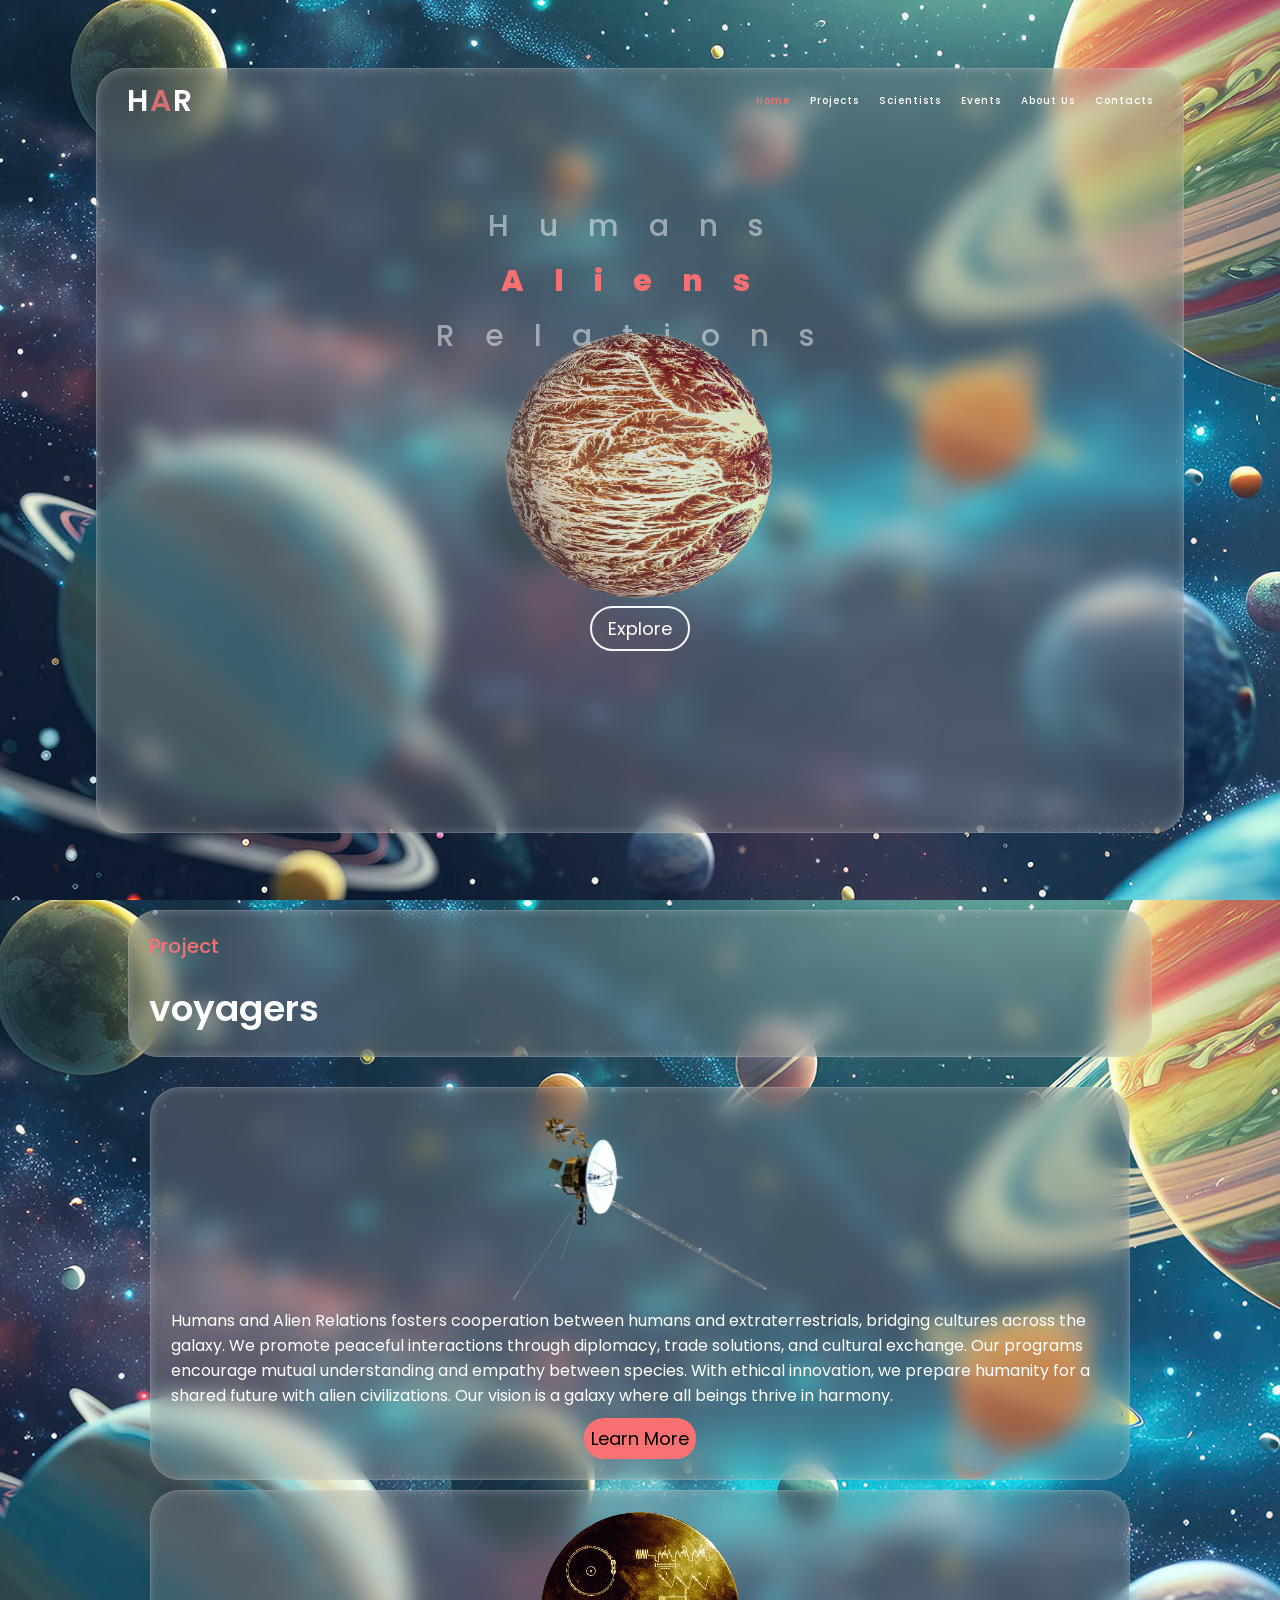
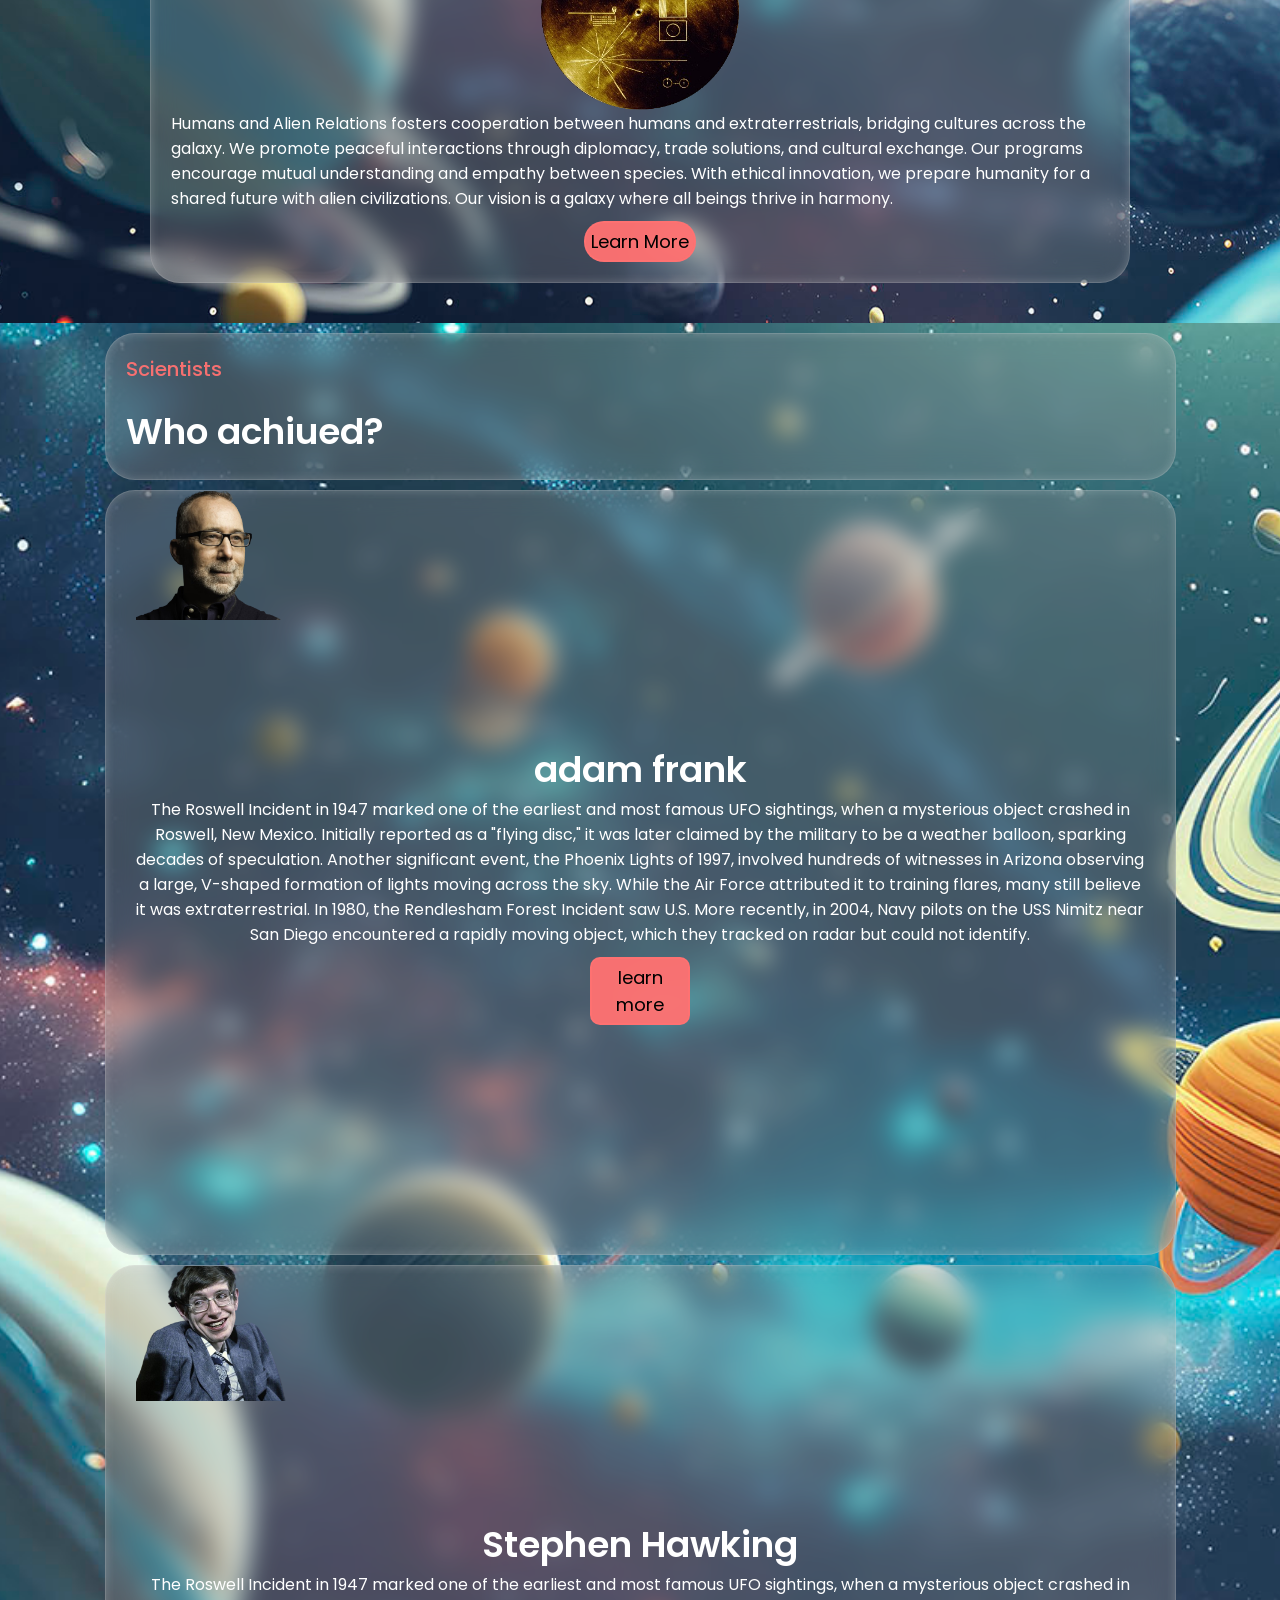
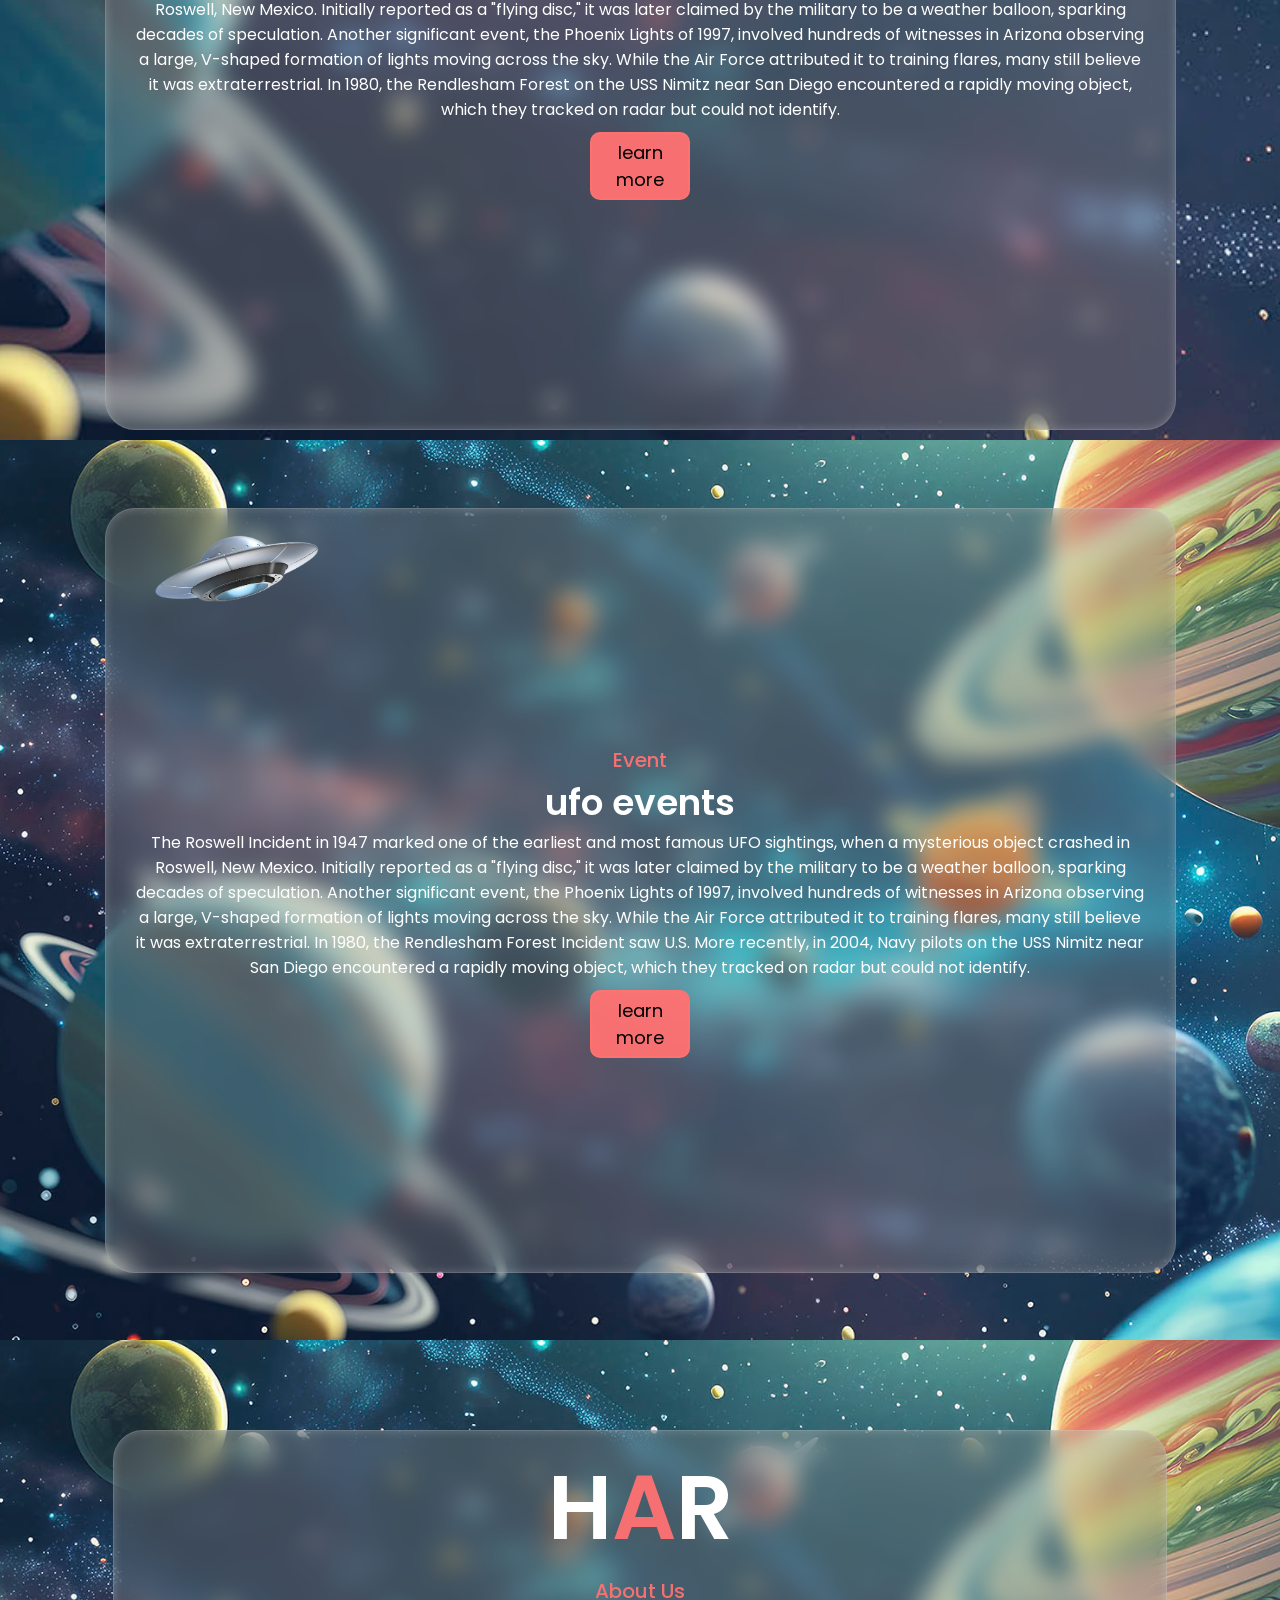
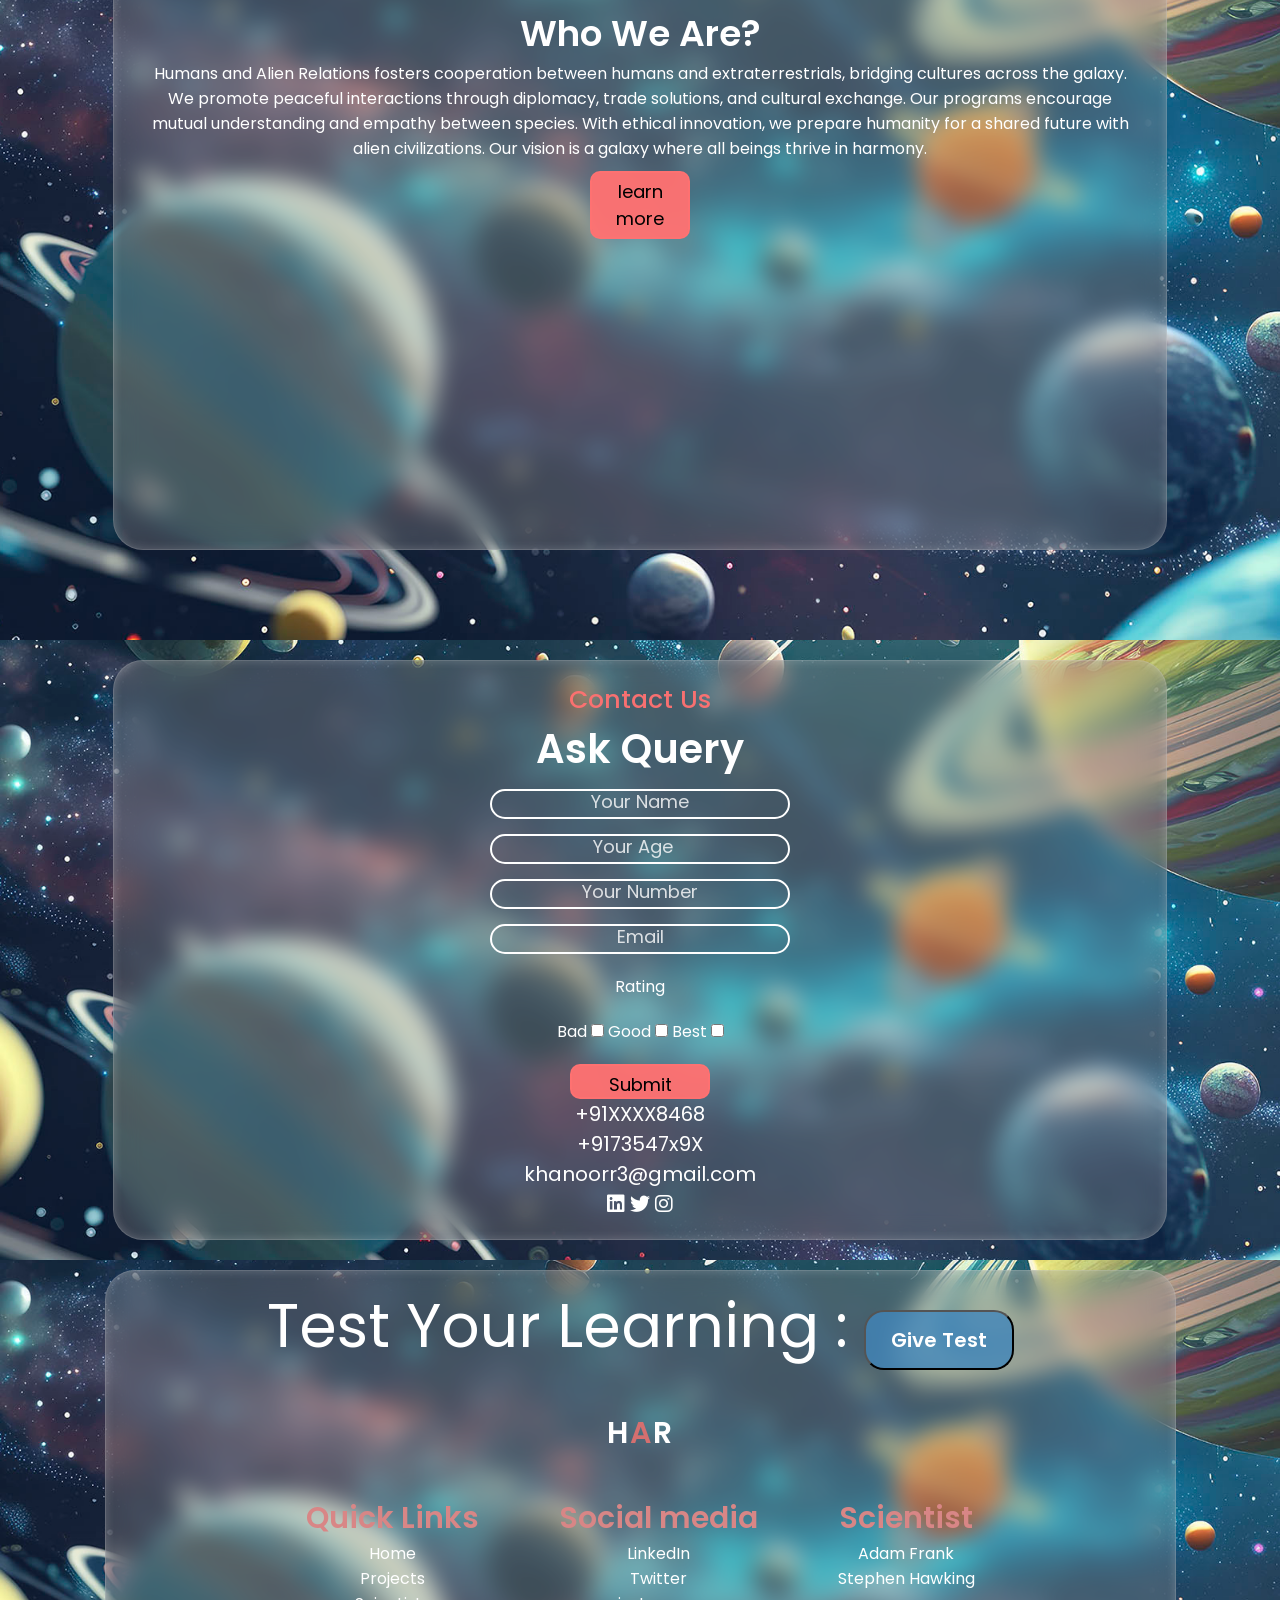
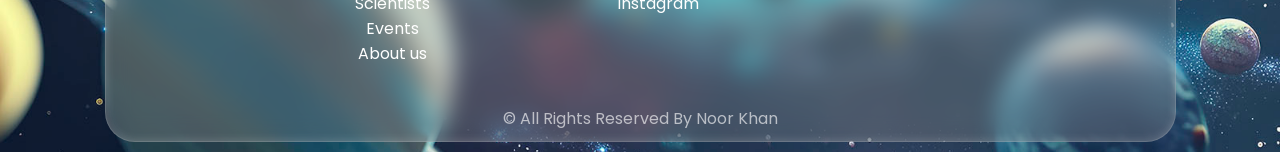
<file: index.html>
<!DOCTYPE html>
<html lang="en">
  <head>
    <meta charset="UTF-8" />
    <meta name="viewport" content="width=device-width, initial-scale=1.0" />
    <title>HUMAN ALIEN RELATION</title>
    <link
      rel="stylesheet"
      href="https://cdnjs.cloudflare.com/ajax/libs/font-awesome/6.6.0/css/all.min.css"
      integrity="sha512-Kc323vGBEqzTmouAECnVceyQqyqdsSiqLQISBL29aUW4U/M7pSPA/gEUZQqv1cwx4OnYxTxve5UMg5GT6L4JJg=="
      crossorigin="anonymous"
      referrerpolicy="no-referrer"
    />
    <link rel="stylesheet" href="./style.css" />
    <link rel="stylesheet" href="./animation.css" />
    <link rel="stylesheet" href="./responsive.css" />
  </head>
  <body>
    <header>
      <section id="hero">
        <div class="section-box">
          <div class="content-wrap">
            <div class="head-content">
              <p class="head-logo">H<span>A</span>R</p>
              <input type="checkbox" id="check" />
              <label for="check" class="checkbtn">
                <i class="fas fa-bars"></i>
              </label>
              <ul>
                <li><a href="#hero" class="nav-items active">Home</a></li>
                <li><a href="#project" class="nav-items">Projects</a></li>
                <li><a href="#scientist" class="nav-items">Scientists</a></li>
                <li><a href="#Event" class="nav-items">Events</a></li>
                <li><a href="#aboutus" class="nav-items">About Us</a></li>
                <li><a href="#contacts" class="nav-items">Contacts</a></li>
              </ul>
            </div>
            <div class="hero-content">
              <p>Humans</p>
              <p class="colorit">Aliens</p>
              <p>Relations</p>
              <img src="./ap-removebg-preview.png" alt="" class="hero-img" />
              <button class="hero-btn">Explore</button>
            </div>
          </div>
        </div>
      </section>
    </header>
    <!-- Projects -->
    <main>
      <section id="project">
        <div class="project-heading section-box">
          <p class="section-title">Project</p>
          <p class="section-sub">voyagers</p>
        </div>

        <div class="project-wrap">
          <div class="satellite section-box">
            <img src="./voyager_1-removebg-preview.png" alt="" />
            <p>
              Humans and Alien Relations fosters cooperation between humans and
              extraterrestrials, bridging cultures across the galaxy. We promote
              peaceful interactions through diplomacy, trade solutions, and
              cultural exchange. Our programs encourage mutual understanding and
              empathy between species. With ethical innovation, we prepare
              humanity for a shared future with alien civilizations. Our vision
              is a galaxy where all beings thrive in harmony.
            </p>
            <button class="satellite-btn">Learn More</button>
          </div>
          <div class="message section-box">
            <img src="./voyagers_info-removebg-preview.png" alt="" />
            <p>
              Humans and Alien Relations fosters cooperation between humans and
              extraterrestrials, bridging cultures across the galaxy. We promote
              peaceful interactions through diplomacy, trade solutions, and
              cultural exchange. Our programs encourage mutual understanding and
              empathy between species. With ethical innovation, we prepare
              humanity for a shared future with alien civilizations. Our vision
              is a galaxy where all beings thrive in harmony.
            </p>
            <button class="message-btn">Learn More</button>
          </div>
        </div>
      </section>

      <!-- scientists  -->
      <section id="scientist">
        <div class="project-heading section-box">
          <p class="section-title">Scientists</p>
          <p class="section-sub">Who achiued?</p>
        </div>

        <div class="section-box">
          <div class="event-wrap">
            <div class="event-info">
              <p class="section-sub">adam frank</p>
              <p class="eventinfo">
                The Roswell Incident in 1947 marked one of the earliest and most
                famous UFO sightings, when a mysterious object crashed in
                Roswell, New Mexico. Initially reported as a "flying disc," it
                was later claimed by the military to be a weather balloon,
                sparking decades of speculation. Another significant event, the
                Phoenix Lights of 1997, involved hundreds of witnesses in
                Arizona observing a large, V-shaped formation of lights moving
                across the sky. While the Air Force attributed it to training
                flares, many still believe it was extraterrestrial. In 1980, the
                Rendlesham Forest Incident saw U.S. More recently, in 2004, Navy
                pilots on the USS Nimitz near San Diego encountered a rapidly
                moving object, which they tracked on radar but could not
                identify.
              </p>
              <p>
                <button class="section-btn">learn more</button>
              </p>
            </div>
            <div class="event-img">
              <img src="./af-removebg-preview.png" alt="" />
            </div>
          </div>
        </div>

        <div class="section-box">
          <div class="event-wrap">
            <div class="event-img">
              <img src="./sh-removebg-preview.png" alt="" />
            </div>
            <div class="event-info">
              <p class="section-sub">Stephen Hawking</p>
              <p class="eventinfo">
                The Roswell Incident in 1947 marked one of the earliest and most
                famous UFO sightings, when a mysterious object crashed in
                Roswell, New Mexico. Initially reported as a "flying disc," it
                was later claimed by the military to be a weather balloon,
                sparking decades of speculation. Another significant event, the
                Phoenix Lights of 1997, involved hundreds of witnesses in
                Arizona observing a large, V-shaped formation of lights moving
                across the sky. While the Air Force attributed it to training
                flares, many still believe it was extraterrestrial. In 1980, the
                Rendlesham Forest on the USS Nimitz near San Diego encountered a
                rapidly moving object, which they tracked on radar but could not
                identify.
              </p>
              <p>
                <button class="section-btn">learn more</button>
              </p>
            </div>
          </div>
        </div>
      </section>

      <!-- Events -->
      <section id="Event">
        <div class="section-box">
          <div class="event-wrap">
            <div class="event-info">
              <p class="section-title">Event</p>
              <p class="section-sub">ufo events</p>
              <p class="eventinfo">
                The Roswell Incident in 1947 marked one of the earliest and most
                famous UFO sightings, when a mysterious object crashed in
                Roswell, New Mexico. Initially reported as a "flying disc," it
                was later claimed by the military to be a weather balloon,
                sparking decades of speculation. Another significant event, the
                Phoenix Lights of 1997, involved hundreds of witnesses in
                Arizona observing a large, V-shaped formation of lights moving
                across the sky. While the Air Force attributed it to training
                flares, many still believe it was extraterrestrial. In 1980, the
                Rendlesham Forest Incident saw U.S. More recently, in 2004, Navy
                pilots on the USS Nimitz near San Diego encountered a rapidly
                moving object, which they tracked on radar but could not
                identify.
              </p>
              <p>
                <button class="section-btn">learn more</button>
              </p>
            </div>
            <div class="event-img">
              <img src="./ufo.png" alt="" />
            </div>
          </div>
        </div>
      </section>

      <!-- aboutus -->

      <section id="aboutus">
        <div class="section-box">
          <div class="about-wrap">
            <div class="aboutlogo">
              <div class="about-logo">
                <p>H<span>A</span>R</p>
              </div>
            </div>
            <div class="aboutinfo">
              <div class="information">
                <p class="section-title">About Us</p>
                <p class="section-sub">Who We Are?</p>
                <p class="aboutinformation">
                  Humans and Alien Relations fosters cooperation between humans
                  and extraterrestrials, bridging cultures across the galaxy. We
                  promote peaceful interactions through diplomacy, trade
                  solutions, and cultural exchange. Our programs encourage
                  mutual understanding and empathy between species. With ethical
                  innovation, we prepare humanity for a shared future with alien
                  civilizations. Our vision is a galaxy where all beings thrive
                  in harmony.
                </p>
                <button class="section-btn">learn more</button>
              </div>
            </div>
          </div>
        </div>
      </section>

      <!-- Contacts -->

      <section id="contacts">
        <div class="section-box">
          <div>
            <p class="contact-title">Contact Us</p>
            <p class="contact-sub">Ask Query</p>
          </div>
          <div class="contact-wrap">
            <div class="contact-form">
              <div class="input">
                <input type="text" id="name" placeholder="Your Name" />
                <input type="number" placeholder="Your Age" id="age" />
                <input type="tel" placeholder="Your Number" id="phone" />
                <input type="email" placeholder="Email" />
              </div>
              <p>Rating</p>
              <div class="chec-wrap">
                <label for="">Bad</label>
                <input type="checkbox" />
                <label for="">Good</label>
                <input type="checkbox" />
                <label for="">Best</label>
                <input type="checkbox" />
              </div>
              <p>
                <button class="contact-btn">Submit</button>
              </p>
            </div>
            <div class="contact-info">
              <p>+91XXXX8468</p>
              <p>+9173547x9X</p>
              <p>khanoorr3@gmail.com</p>
              <a href="https://www.linkedin.com/in/noor-khan-470132258/"
                ><i class="fa-brands fa-linkedin"></i
              ></a>
              <a href="https://x.com/khanoorrr"
                ><i class="fa-brands fa-twitter"></i
              ></a>
              <a href="https://www.instagram.com/khanoorr/?next=%2F"
                ><i class="fa-brands fa-instagram"></i
              ></a>
            </div>
          </div>
        </div>
      </section>
    </main>
    <footer>
      <section id="footer">
        <div class="section-box">
          <div class="footer-wrap">
            <div class="test-line">
              <span>Test Your Learning : </span
              ><button class="test">give test</button>
            </div>
            <p class="head-logo">H<span>A</span>R</p>
            <div class="quicklink">
              <span>
                <p class="footer-heading">Quick Links</p>
                <p>Home</p>
                <p>Projects</p>
                <p>Scientists</p>
                <p>Events</p>
                <p>About us</p>
              </span>
              <span>
                <p class="footer-heading">Social media</p>
                <p>
                  <a href="https://www.linkedin.com/in/noor-khan-470132258/"
                    >LinkedIn</a
                  >
                </p>
                <p><a href="https://x.com/khanoorrr">Twitter</a></p>
                <p>
                  <a href="https://www.instagram.com/khanoorr/?next=%2F"
                    >instagram</a
                  >
                </p>
              </span>
              <span>
                <p class="footer-heading">Scientist</p>
                <p>Adam Frank</p>
                <p>Stephen Hawking</p>
              </span>
            </div>
            <p class="copyright">&#169; all rights reserved by noor khan</p>
          </div>
        </div>
      </section>
    </footer>
  </body>
</html>
</file>
<file: style.css>
@import url("https://fonts.googleapis.com/css2?family=Poppins:ital,wght@0,100;0,200;0,300;0,400;0,500;0,600;0,700;0,800;0,900;1,100;1,200;1,300;1,400;1,500;1,600;1,700;1,800;1,900&display=swap");
* {
  margin: 0;
  padding: 0;
  box-sizing: border-box;
  font-family: "poppins", sans-serif;
  color: white;
}
body {
  display: flex;
  flex-direction: column;
  align-items: center;
  overflow-x: hidden;
}

/* hero section */
.checkbtn {
  font-size: 30px;
  color: white;
  display: none;
  float: right;
}
#check {
  display: none;
}
section {
  background-image: url(./backround.jpg);
  background-position: center;
  background-size: cover;
  background-repeat: no-repeat;
  height: 100vh;
  width: 100vw;
}
.section-box {
  background-color: rgba(150, 145, 145, 0.308);
  backdrop-filter: blur(12px);
  border-radius: 30px;
  border: 1px solid rgba(255, 255, 255, 0.2);
  box-shadow: inset 0 0 10px rgba(255, 255, 255, 0.2);
  height: 85vh;
  width: 85%;
  overflow: hidden;
  /* animation: load 0.5s linear ; */
}
#hero {
  height: 100vh;
  width: 100vw;
  display: flex;
  align-items: center;
  justify-content: center;
}
.content-wrap {
  padding: 10px 30px;
}
.head-content {
  display: flex;
  align-items: center;
  justify-content: space-between;
  animation: entry 1s ease-in;
}
.head-content span {
  color: #ff7171f4;
}
.head-logo {
  font-size: 3rem;
  letter-spacing: 2px;
  text-transform: uppercase;
  font-weight: 600;
}
ul {
  display: flex;
  flex-wrap: wrap;
  align-items: center;
  text-align: center;
  gap: 40px;
  left: 0;
}
ul li {
  list-style: none;
}
.nav-items {
  font-size: 18px;
  letter-spacing: 1px;
  font-weight: 500;
  cursor: pointer;
  display: flex;
  position: relative;
  justify-content: center;
  transition: 0.3s;
  text-decoration: none;
}
.nav-items::after {
  content: "";
  position: absolute;
  width: 100%;
  height: 2px;
  bottom: -10px;
  background-color: white;
  box-shadow: 0 0 5px white;
  transform: scale(0);
  transform-origin: center;
  transition: 0.3s;
}
.nav-items:hover::after {
  transform: scale(1);
}
ul .active {
  color: #ff7171f4;
}
ul .active:hover::after {
  background-color: #ff7171f4;
  box-shadow: 0 0 5px #ff7171f4;
}
.hero-content {
  display: flex;
  flex-direction: column;
  align-items: center;
  animation: entry 1.5s ease-in;
}
.hero-content p {
  color: rgba(255, 255, 255, 0.475);
  font-size: 30px;
  font-weight: 500;
  letter-spacing: 30px;
  margin-top: 10px;
}
.hero-content .colorit {
  color: #ff7171f4;
  font-weight: 800;
}
.hero-img {
  width: 30%;
  margin-top: -50px;
  animation: AlienPlanet 50s linear infinite;
  opacity: 0.8;
}
.hero-btn {
  color: white;
  font-size: 18px;
  background-color: transparent;
  border: 2px solid #fffffff4;
  height: 45px;
  width: 100px;
  margin-top: -10px;
  border-radius: 30px;
  cursor: pointer;
  transition: 0.3s;
}
.hero-btn:hover {
  color: black;
  background-color: white;
}
/* projects */
#project {
  display: flex;
  flex-direction: column;
  align-items: center;
  padding: 10px 0px;
  gap: 90px;
}
.project-heading p {
  margin: 20px;
}
.project-title {
  color: #ff7171f4;
  font-size: 30px;
  font-weight: 500;
  animation: leftslide 0.6s ease-out;
}
.project-name {
  font-size: 40px;
  font-weight: 700;
  animation: leftslide 0.8s ease-out;
}
#project > .section-box {
  height: auto;
  width: 80%;
}
.project-wrap > .section-box {
  height: auto;
}
.project-wrap {
  padding-top: 10px;
  padding-bottom: 30px;
  width: 85%;
  height: 50%;
  display: grid;
  grid-template-columns: 1fr 1fr;
  justify-content: center;
  align-items: center;
  justify-items: center;
}
.satellite,
.message {
  height: 65vh;
  width: 90%;
  padding: 20px;
  display: flex;
  flex-direction: column;
  align-items: center;
}
.satellite img {
  height: 200px;
  animation: leftslide 0.9s ease-out;
}
.message img {
  height: 200px;
  animation: leftslide 1s ease-out;
}
.project-wrap p {
  animation: leftslide 1.2s ease-out;
}
.message-btn,
.satellite-btn {
  color: black;
  background-color: #ff7171f4;
  border-radius: 20px;
  border: 2px solid #ff7171f4;
  padding: 5px;
  font-size: 18px;
  margin-top: 10px;
  cursor: pointer;
  animation: leftslide 1.3s ease-out;
}
.message-btn:hover,
.satellite-btn:hover {
  background-color: #d56f6f;
  border: 2px solid #fffffff4;
}

/* scientist */
#scientist {
  display: flex;
  flex-direction: column;
  align-items: center;
  gap: 10px;
  height: auto;
  padding: 10px;
}
#scientist > .project-heading {
  height: auto;
}

/* Events */
#Event {
  display: flex;
  justify-content: center;
  padding: 10px;
  align-items: center;
}
#Event .section-box {
  height: 85vh;
  width: 85%;
}
.event-wrap {
  display: grid;
  grid-template-columns: 1fr 1fr;
  align-content: center;
  padding: 10px 30px;
}
.event-title {
  color: #ff7171f4;
  font-size: 30px;
  font-weight: 500;
  animation: leftslide 0.6s ease-out;
}
.event-sub {
  font-size: 60px;
  font-weight: 600;
  animation: leftslide 0.8s ease-out;
}
.event-info,
.event-img {
  height: 85vh;
  width: 100%;
  display: flex;
  justify-content: center;
  flex-direction: column;
  animation: rightslide 1s ease-out;
}
.event-img {
  animation: rightslide 1.2s ease-out;
}
.event-btn {
  color: black;
  background-color: #ff7171f4;
  border-radius: 10px;
  border: 2px solid #ff7171f4;
  padding: 5px;
  font-size: 18px;
  margin-top: 10px;
  cursor: pointer;
  width: 140px;
  animation: rightslide 1.4s ease-out;
}
.event-btn:hover {
  background-color: #d56f6f;
  border: 2px solid #fffffff4;
}

/* aboutus */
#aboutus {
  display: flex;
  align-items: center;
  justify-content: center;
  padding: 20px;
}
#aboutus .section-box {
  height: 80vh;
  width: 85%;
}
.about-wrap {
  padding: 10px 30px;
  display: grid;
  grid-template-columns: 1fr 1fr;
}
.aboutlogo,
.aboutinfo {
  height: 85vh;
  width: 85%;
  display: flex;
  align-items: center;
}
.about-logo p {
  font-size: 170px;
  font-weight: 600;
  animation: load 0.7s ease-out;
}
.about-logo span {
  color: #ff7171f4;
}
.section-title {
  color: #ff7171f4;
  font-size: 30px;
  font-weight: 500;
  animation: load 0.7s ease-out;
}
.section-sub {
  font-size: 60px;
  font-weight: 600;
  animation: load 0.8s ease-out;
}
.section-btn {
  color: black;
  background-color: #ff7171f4;
  border-radius: 10px;
  border: 2px solid #ff7171f4;
  padding: 5px;
  font-size: 18px;
  margin-top: 10px;
  cursor: pointer;
  width: 140px;
  animation: load 0.9s ease-out;
}
.aboutinformation {
  animation: load 0.9s ease-out;
}
.section-btn:hover {
  background-color: #d56f6f;
  border: 2px solid #fffffff4;
}
/* contacts */
#contacts {
  height: auto;
  width: 100vw;
  display: flex;
  justify-content: center;
  padding: 20px;
}
#contacts .section-box {
  padding: 20px;
  height: 85vh;
  width: 85%;
}
.contact-wrap {
  display: grid;
  height: 100%;
  width: 100%;
  grid-template-columns: 1fr 1fr;
  justify-content: center;
  align-items: center;
  text-align: center;
}
.contact-form {
  margin-top: -90px;
  display: flex;
  flex-direction: column;
  justify-content: center;
  gap: 20px;
  animation: load 0.8s ease-out;
}
.input {
  display: flex;
  flex-direction: column;
  gap: 15px;
  align-items: center;
}
.contact-form .input > input {
  text-align: center;
  height: 40px;
  width: 500px;
  /* margin-left: 70px; */
  background-color: transparent;
  border: 2px solid white;
  border-radius: 30px;
}
.contact-form input::placeholder {
  color: rgba(255, 255, 255, 0.803);
  font-size: 18px;
}
.contact-title {
  color: #ff7171f4;
  font-size: 30px;
  font-weight: 500;
  /* margin-left: 70px; */
  animation: load 0.8s ease-out;
}
.contact-sub {
  font-size: 60px;
  font-weight: 600;
  /* margin-left: 70px; */
  animation: load 0.8s ease-out;
}
.contact-form {
  /* text-align: center; */
  display: flex;
  justify-content: center;
}

.contact-info {
  font-size: 36px;
  /* margin-bottom: 120px; */
  animation: load 0.8s ease-out;
}
.contact-btn {
  /* margin-left: 250px; */
  width: 140px;
  height: 35px;
  color: black;
  background-color: #ff7171f4;
  border-radius: 10px;
  border: 2px solid #ff7171f4;
  padding: 5px;
  font-size: 18px;
  cursor: pointer;
}
.contact-btn:hover {
  background-color: #d56f6f;
  border: 2px solid #fffffff4;
}

/* footer  */

.copyright {
  text-transform: capitalize;
  color: #ffffffa1;
}

.quicklink {
  display: flex;
  gap: 80px;
  justify-content: center;
  flex-wrap: wrap;
}
.footer-heading {
  font-size: 30px;
  font-weight: 600;
  color: #d88686;
}
#footer span {
  text-align: center;
}
.footer-wrap {
  display: flex;
  flex-direction: column;
  align-items: center;
  gap: 40px;
}
.test-line span {
  font-size: 60px;
}
.quicklink a {
  text-decoration: none;
}

#footer {
  display: flex;
  justify-content: center;
  height: auto;
  padding: 10px;
}
#footer > .section-box {
  height: auto;
}
.head-logo span {
  color: #d56f6f;
}

#footer > .section-box {
  padding: 10px;
}
.test {
  position: sticky;
  background-color: rgba(65, 133, 186, 0.804);
  text-transform: capitalize;
  height: 60px;
  width: 150px;
  font-size: 20px;
  cursor: pointer;
  font-weight: 600;
  padding: 2px;
  border-radius: 20px;
}

.test:hover {
  background-color: white;
  color: black;
}
</file>
<file: animation.css>
@keyframes AlienPlanet {
  from {
    transform: rotate(0deg);
  }
  to {
    transform: rotate(360deg);
  }
}
@keyframes load {
  0% {
    transform: scale(0);
  }
  100% {
    transform: scale(1);
  }
}

@keyframes entry {
  from {
    transform: translatey(70vh);
    opacity: 0;
    overflow-y: hidden;
  }
  to {
    transform: translatey(0vh);
    opacity: 1;
    overflow-y: hidden;
  }
}
@keyframes leftslide {
  from {
    transform: translatex(-500px);
    opacity: 0;
  }
  to {
    transform: translateX(0px);
    opacity: 1;
  }
}
@keyframes rightslide {
  from {
    transform: translatex(500px);
    opacity: 0;
  }

  to {
    transform: translateX(0px);
    opacity: 1;
  }
}
</file>
<file: responsive.css>
/* tabs and like that */
@media (max-width: 1300px) and (min-width: 600px) {
  .head-logo {
    font-size: 30px;
  }
  .nav-items {
    font-size: 10px;
  }
  ul {
    gap: 20px;
  }
  .hero-content {
    margin-top: 70px;
  }
  /* project  */
  .project-wrap {
    display: flex;
    flex-direction: column;
    gap: 10px;
    height: auto;
  }
  #project {
    height: auto;
    width: 100vw;
    gap: 20px;
  }
  /* scientist  */
  #scientist img {
    text-align: center;
    height: 150px;
    width: 150px;
  }
  /* event  */
  .event-wrap {
    grid-template-columns: 1fr;
    grid-template-rows: 1fr 1fr;
    text-align: center;
    height: auto;
  }
  .event-wrap .eventinfo {
    text-align: center;
  }
  .event-img {
    height: 100px;
    width: 200px;
    position: absolute;
  }

  /* about */

  .about-wrap {
    grid-template-columns: 1fr;
    text-align: center;
  }

  .aboutlogo {
    justify-content: center;
  }

  .aboutlogo,
  .aboutinfo {
    height: auto;
    width: 100%;
  }

  .about-logo p {
    font-size: 90px;
  }

  .section-title {
    font-size: 20px;
  }

  .section-sub {
    font-size: 36px;
  }

  .aboutinformation {
    font-size: 16px;
  }

  .section-btn {
    width: 100px;
  }

  /* contacts */
  #contacts {
    display: flex;
    flex-direction: column;
    align-items: center;
    gap: 20px;
  }
  #contacts .contact-wrap {
    display: grid;
    grid-template-columns: 1fr;
    height: auto;
  }
  #contacts .section-box {
    text-align: center;
    height: auto;
  }

  .contact-form .input > input {
    height: 30px;
    width: 300px;
  }
  .contact-form {
    text-align: center;
  }
  .contact-info {
    font-size: 20px;
    width: 80vw;
    height: auto;
  }
  .contact-title {
    font-size: 25px;
  }
  .contact-sub {
    font-size: 40px;
  }
  #contacts .section-box {
    display: flex;
    flex-direction: column;
    gap: 100px;
    align-items: center;
  }
  .contact-head {
    text-align: center;
    display: flex;
    justify-content: center;
  }
}

/* phone  */

@media (max-width: 601px) {
  /* hero  */
  .nav-items::after {
    content: "";
    position: absolute;
    width: 14%;
    height: 2px;
    bottom: -10px;
    background-color: white;
    box-shadow: 0 0 5px white;
    transform: scale(0);
    transform-origin: center;
    transition: 0.3s;
  }

  .hero-img {
    animation: AlienPlanet 15s linear infinite;
  }
  ul {
    display: block;
    position: fixed;
    justify-content: center;
    top: 80px;
    width: 100%;
    height: 100vh;
    text-align: center;
    left: -100%;
    background-color: rgba(38, 91, 91, 0.863);
    transition: left 0.3s ease;
    z-index: 1;
    /* Added transition for smooth effect */
  }

  #check:checked ~ ul {
    left: 0;
    /* Changed from 50% to 0% to make it fully visible */
  }

  ul li {
    padding: 10px;
  }

  .checkbtn {
    display: block;
    cursor: pointer;
  }

  .checkbtn i {
    font-size: 24px;
  }

  .hero-content {
    margin-top: 20px;
  }
  .hero-content p {
    font-size: 12px;
    margin-left: 20px;
  }
  .section-box {
    height: auto;
  }
  .hero-img {
    margin-top: 20px;
    height: 100px;
    width: 100px;
  }
  .hero-btn {
    margin-top: 10px;
  }
  #hero {
    height: auto;
  }
  /* project  */

  .project-wrap {
    display: flex;
    flex-direction: column;
    gap: 10px;
    height: auto;
  }

  #project {
    height: auto;
    width: 100vw;
    gap: 20px;
  }

  /* scientist */
  #scientist .section-box > .event-wrap {
    height: 60vh;
  }
  #scientist button {
    font-size: 15px;
  }

  /* event  */
  .event-img {
    display: none;
  }
  .eventinfo {
    font-size: 10px;
  }
  #Event button {
    font-size: 15px;
  }

  .section-sub {
    font-size: 30px;
    text-transform: capitalize;
  }
  .section-title {
    font-size: 20px;
  }
  #Event > .section-box {
    display: flex;
    height: 60vh;
    justify-content: center;
  }
  section {
    height: auto;
  }
  #Event {
    display: flex;
    align-items: center;
  }

  .event-wrap {
    grid-template-columns: 1fr;
    grid-template-rows: 1fr 1fr;
    text-align: center;
  }

  .event-wrap .eventinfo {
    text-align: center;
  }

  .event-img {
    height: 100px;
    width: 200px;
    position: absolute;
  }

  /* about  */
  .about-wrap {
    grid-template-columns: 1fr;
    text-align: center;
  }

  #aboutus button {
    font-size: 10px;
  }

  .aboutlogo {
    justify-content: center;
  }

  .aboutlogo,
  .aboutinfo {
    height: auto;
    width: 100%;
  }
  .about-wrap {
    display: flex;
    flex-direction: column;
    justify-content: center;
  }

  .about-logo p {
    font-size: 50px;
  }

  .section-title {
    font-size: 20px;
  }

  .section-sub {
    font-size: 36px;
  }

  .aboutinformation {
    font-size: 12px;
  }

  .section-btn {
    width: 100px;
  }
  #aboutus .section-box {
    height: auto;
  }

  /* contacts */
  #contacts {
    display: flex;
    flex-direction: column;
    align-items: center;
    gap: 20px;
  }

  #contacts .contact-wrap {
    display: grid;
    grid-template-columns: 1fr;
    height: auto;
  }

  #contacts .section-box {
    text-align: center;
    height: auto;
  }

  .contact-form .input > input {
    height: 30px;
    width: 200px;
  }

  .contact-form {
    text-align: center;
  }

  .contact-info {
    font-size: 20px;
    width: 80vw;
    height: auto;
  }

  .contact-title {
    font-size: 25px;
  }

  .contact-sub {
    font-size: 40px;
  }

  #contacts .section-box {
    display: flex;
    flex-direction: column;
    gap: 100px;
    align-items: center;
  }

  .contact-head {
    text-align: center;
    display: flex;
    justify-content: center;
  }

  /* footer  */
  #footer > .section-box {
    padding: 10px;
  }
  .quicklink {
    gap: 20px;
  }
  .footer-wrap {
    gap: 20px;
  }
  .test-line span {
    font-size: 30px;
  }
  .test {
    height: 70px;
    width: 75px;
  }
}
</file>
